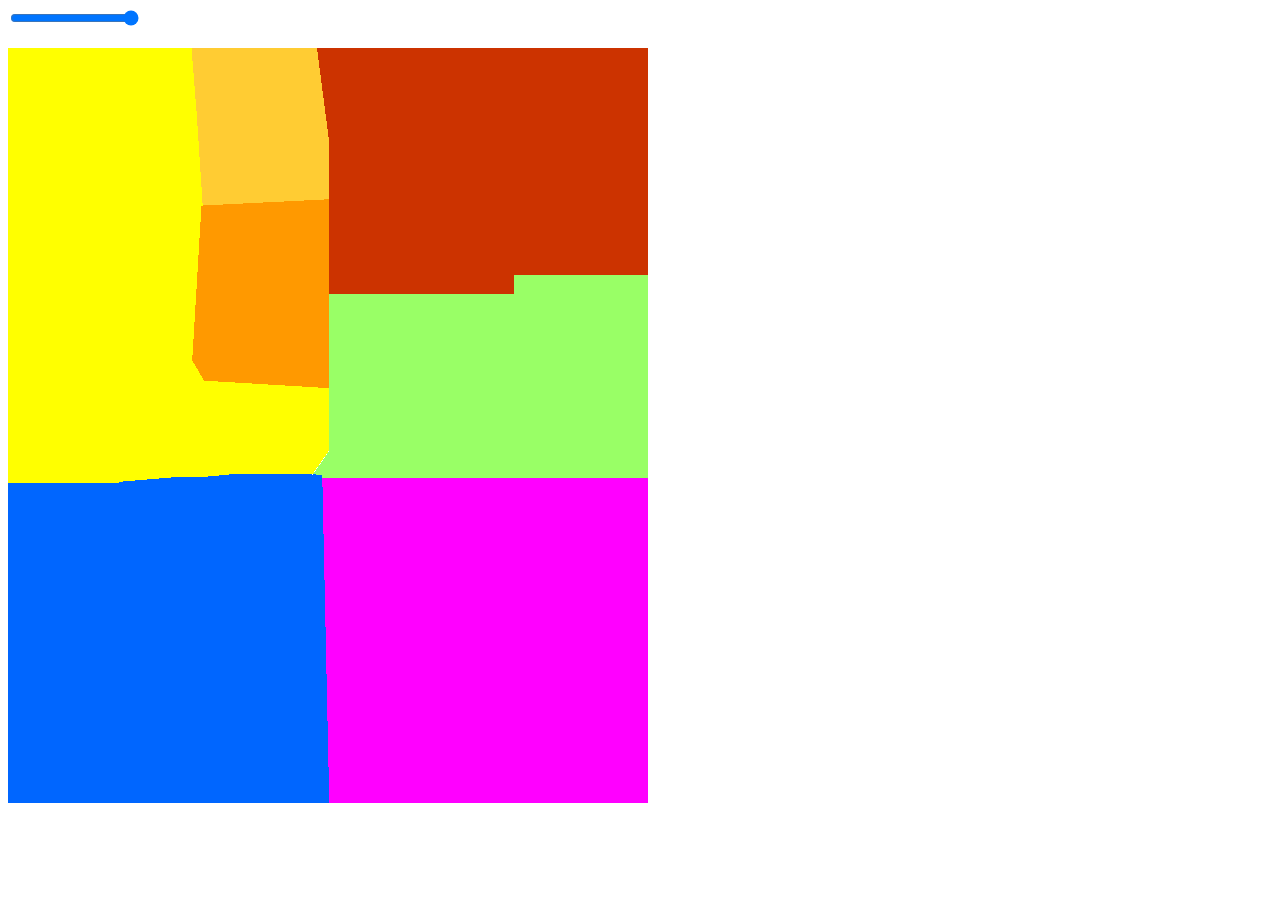
<file: slider/index.html>
<!DOCTYPE html>
<html lang="en">

<head>
    <meta charset="UTF-8">
    <meta http-equiv="X-UA-Compatible" content="IE=edge">
    <meta name="viewport" content="width=device-width, initial-scale=1.0">
    <title>Document</title>
    <link rel="stylesheet" href="css/style.css">


</head>

<body>

    <div id="regions-of-interest">

        <input id="range" type="range" min="0" max="50" value="50"><br><br>
        <div>
            <img class="img1" src="img/bottom.png" />
            <img class="img2" src="img/top.png" />
        </div>
    </div>

    <script src="js/script.js"></script>

</body>

</html>
</file>
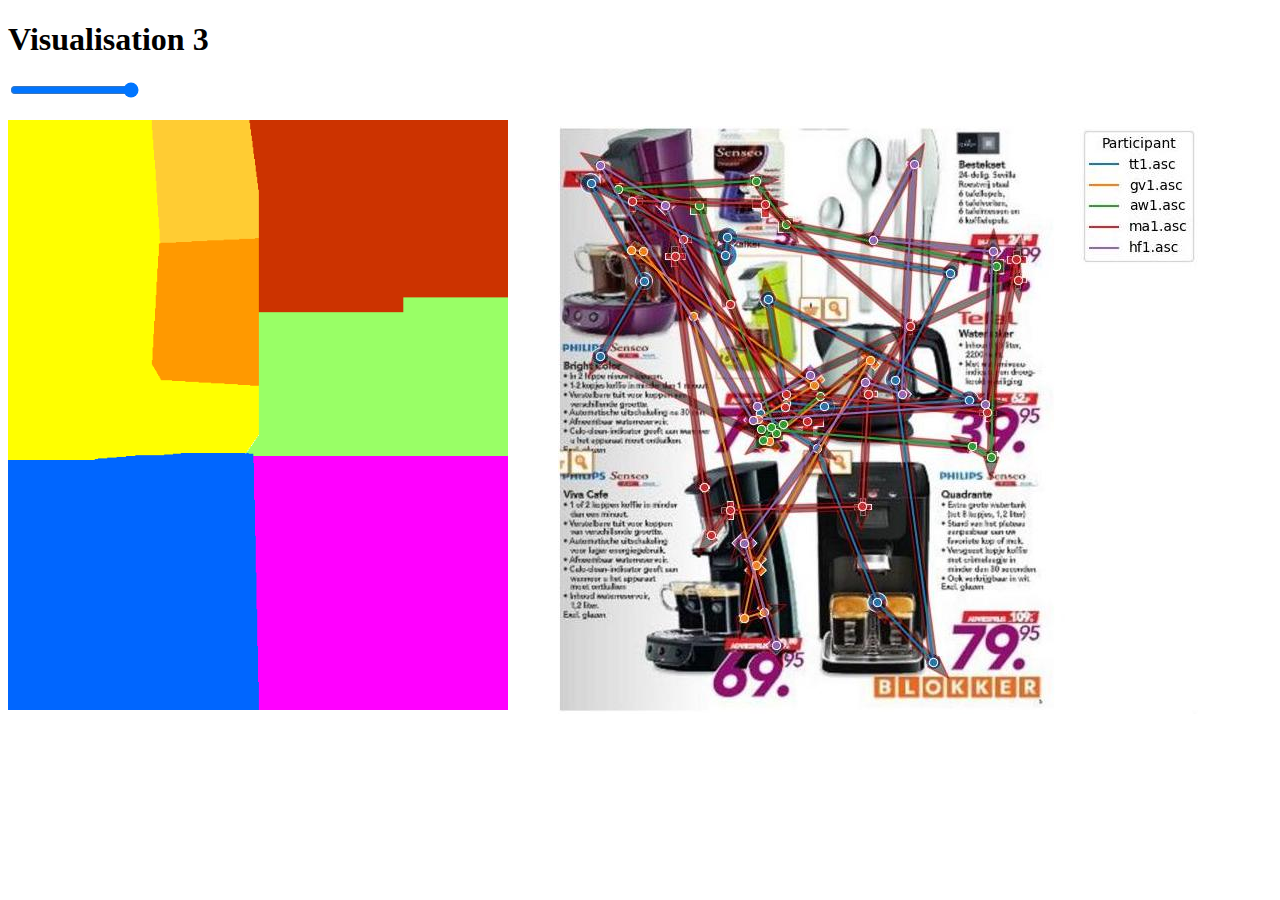
<file: html/blokker_duur/scanpath/blokker_duur-scanpath__All_Participants.html>
<!DOCTYPE html>
<html lang="en">
<head>
    <meta charset="UTF-8">
    <meta http-equiv="X-UA-Compatible" content="IE=edge">
    <meta name="viewport" content="width=device-width, initial-scale=1.0">
    <title>Document</title>
    <link rel="stylesheet" href="css/style.css">
</head>
<body>
    <h1>Visualisation 3</h1>
    <div id="regions-of-interest">

        <input id="range" type="range" min="0" max="50" value="50"><br><br>
        <div>
            <img class="img1" src="bottom.jpg" />
            <img class="img2" src="top.png" />
        </div>
    </div>
  
    <script src="js/script.js"></script>

    <img class="large" src="blokker_duur-scanpath__All_Participants.jpg" alt="">
</body>
</html>
</file>
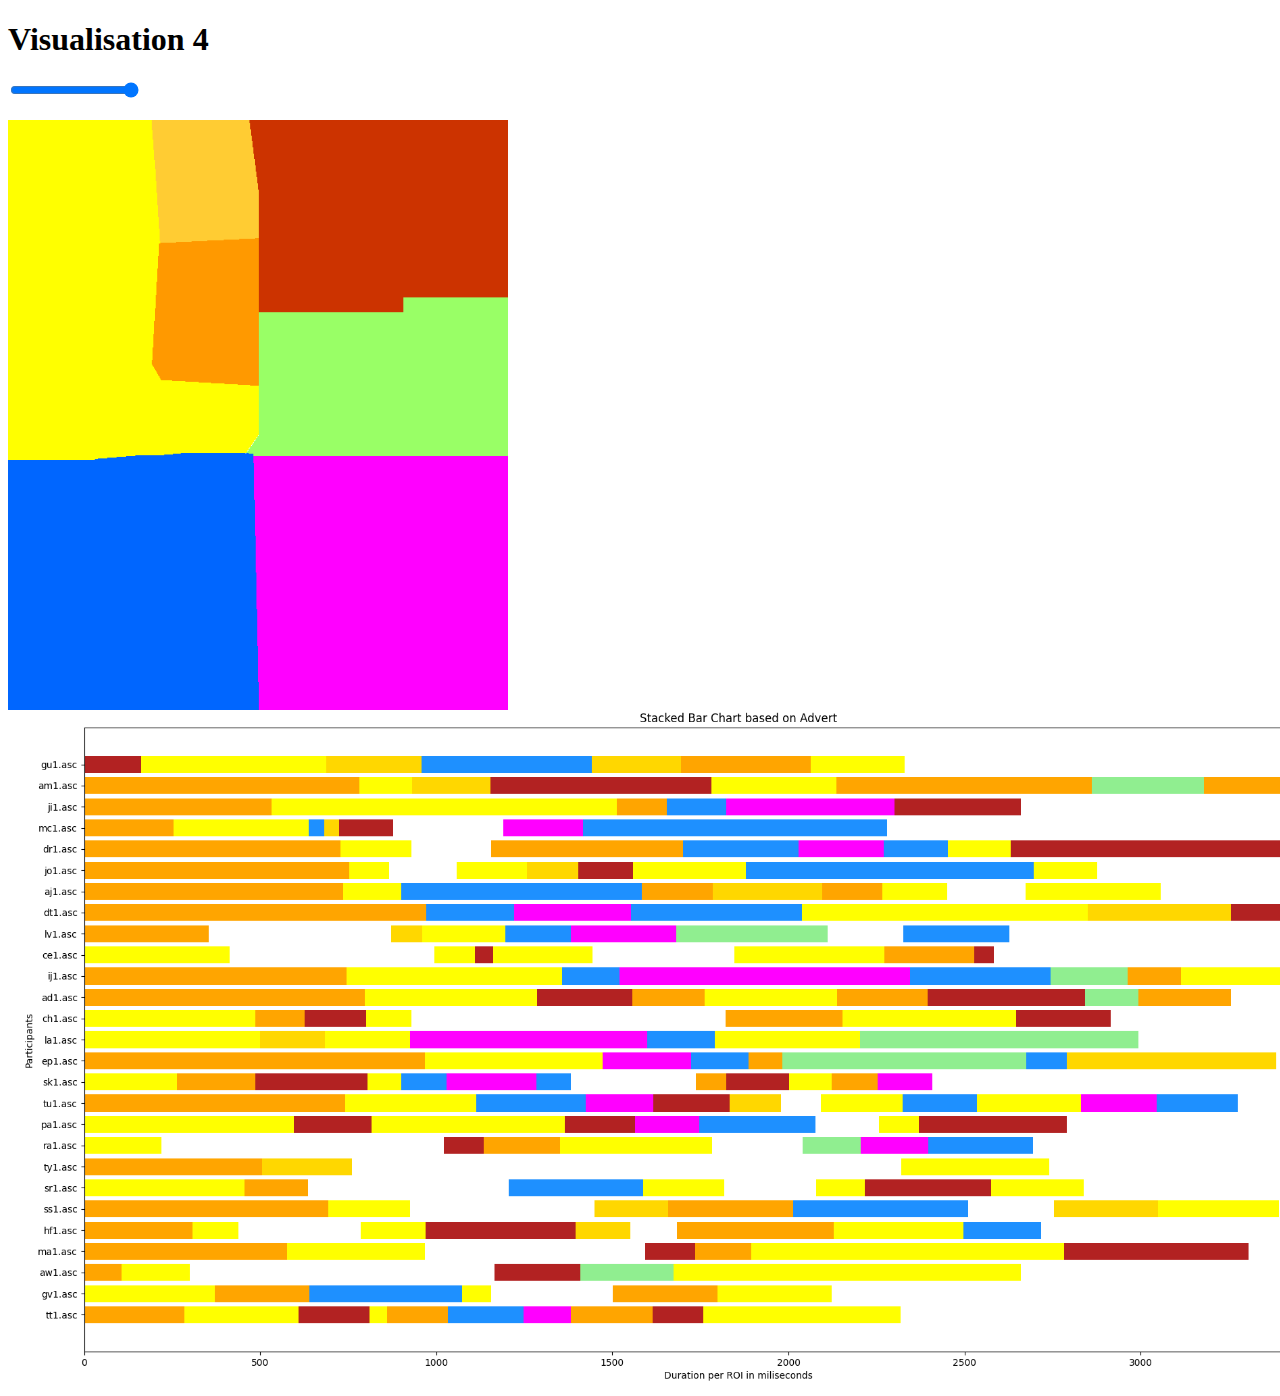
<file: html/blokker_duur/scarfplot/blokker_duur_Advert_plot.html>
<!DOCTYPE html>
<html lang="en">
<head>
    <meta charset="UTF-8">
    <meta http-equiv="X-UA-Compatible" content="IE=edge">
    <meta name="viewport" content="width=device-width, initial-scale=1.0">
    <title>Document</title>
    <link rel="stylesheet" href="css/style.css">
</head>
<body>
    <h1>Visualisation 4</h1>
    <div id="regions-of-interest">

        <input id="range" type="range" min="0" max="50" value="50"><br><br>
        <div>
            <img class="img1" src="bottom.jpg" />
            <img class="img2" src="top.png" />
        </div>
    </div>
  
    <script src="js/script.js"></script>

    <img style="width: 1400px" src="blokker_duur_Advert_plot.png" alt="">
</body>
</html>
</file>
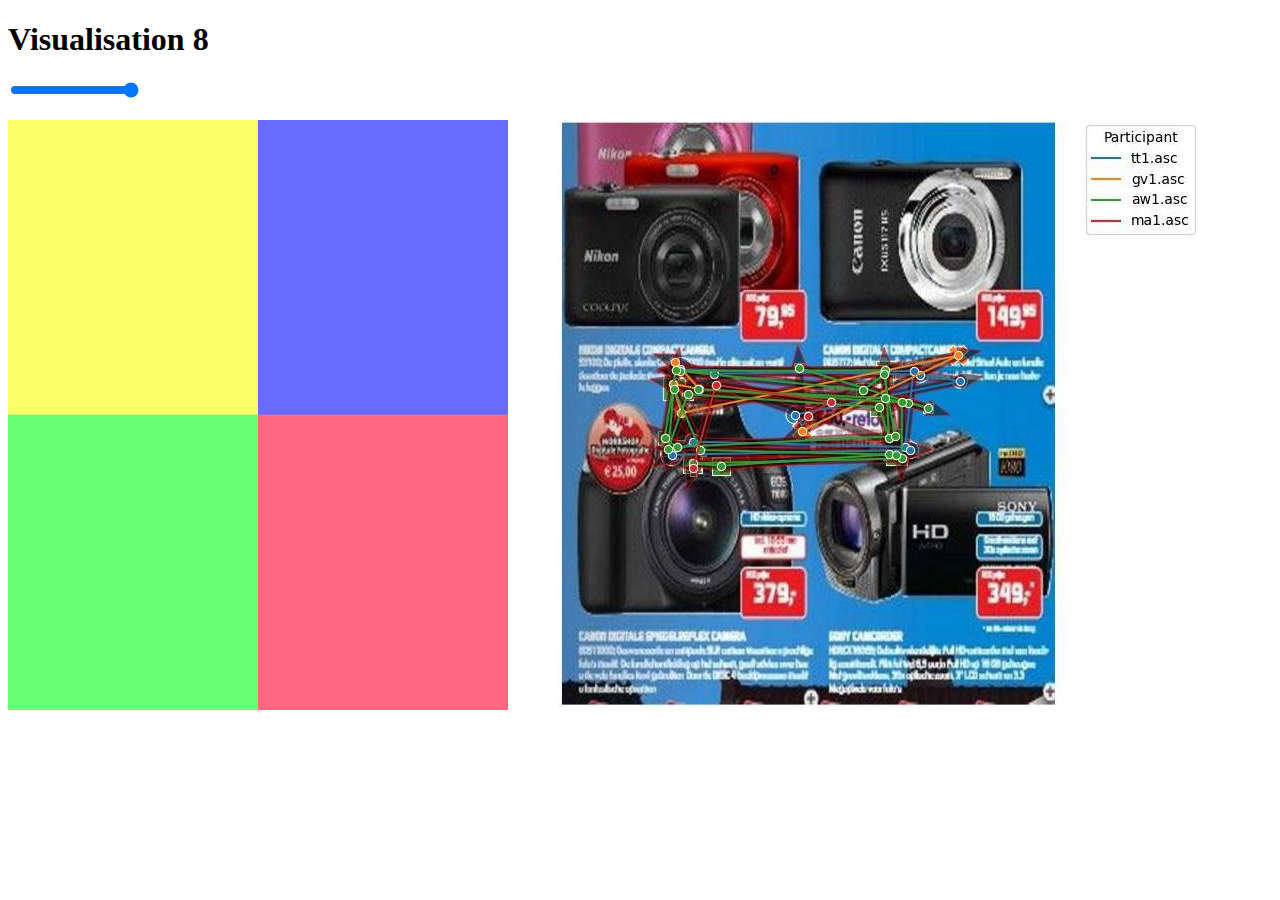
<file: html/camera_duur/scanpath/camera_duur-scanpath__All_Participants.html>
<!DOCTYPE html>
<html lang="en">
<head>
    <meta charset="UTF-8">
    <meta http-equiv="X-UA-Compatible" content="IE=edge">
    <meta name="viewport" content="width=device-width, initial-scale=1.0">
    <title>Document</title>
    <link rel="stylesheet" href="css/style.css">
</head>
<body>
    <h1>Visualisation 8</h1>
    <div id="regions-of-interest">

        <input id="range" type="range" min="0" max="50" value="50"><br><br>
        <div>
            <img class="img1" src="bottom.jpg" />
            <img class="img2" src="top.png" />
        </div>
    </div>
  
    <script src="js/script.js"></script>

    <img style="margin-top: 40px; " src="camera_duur-scanpath__All_Participants.jpg" alt="">
</body>
</html>
</file>
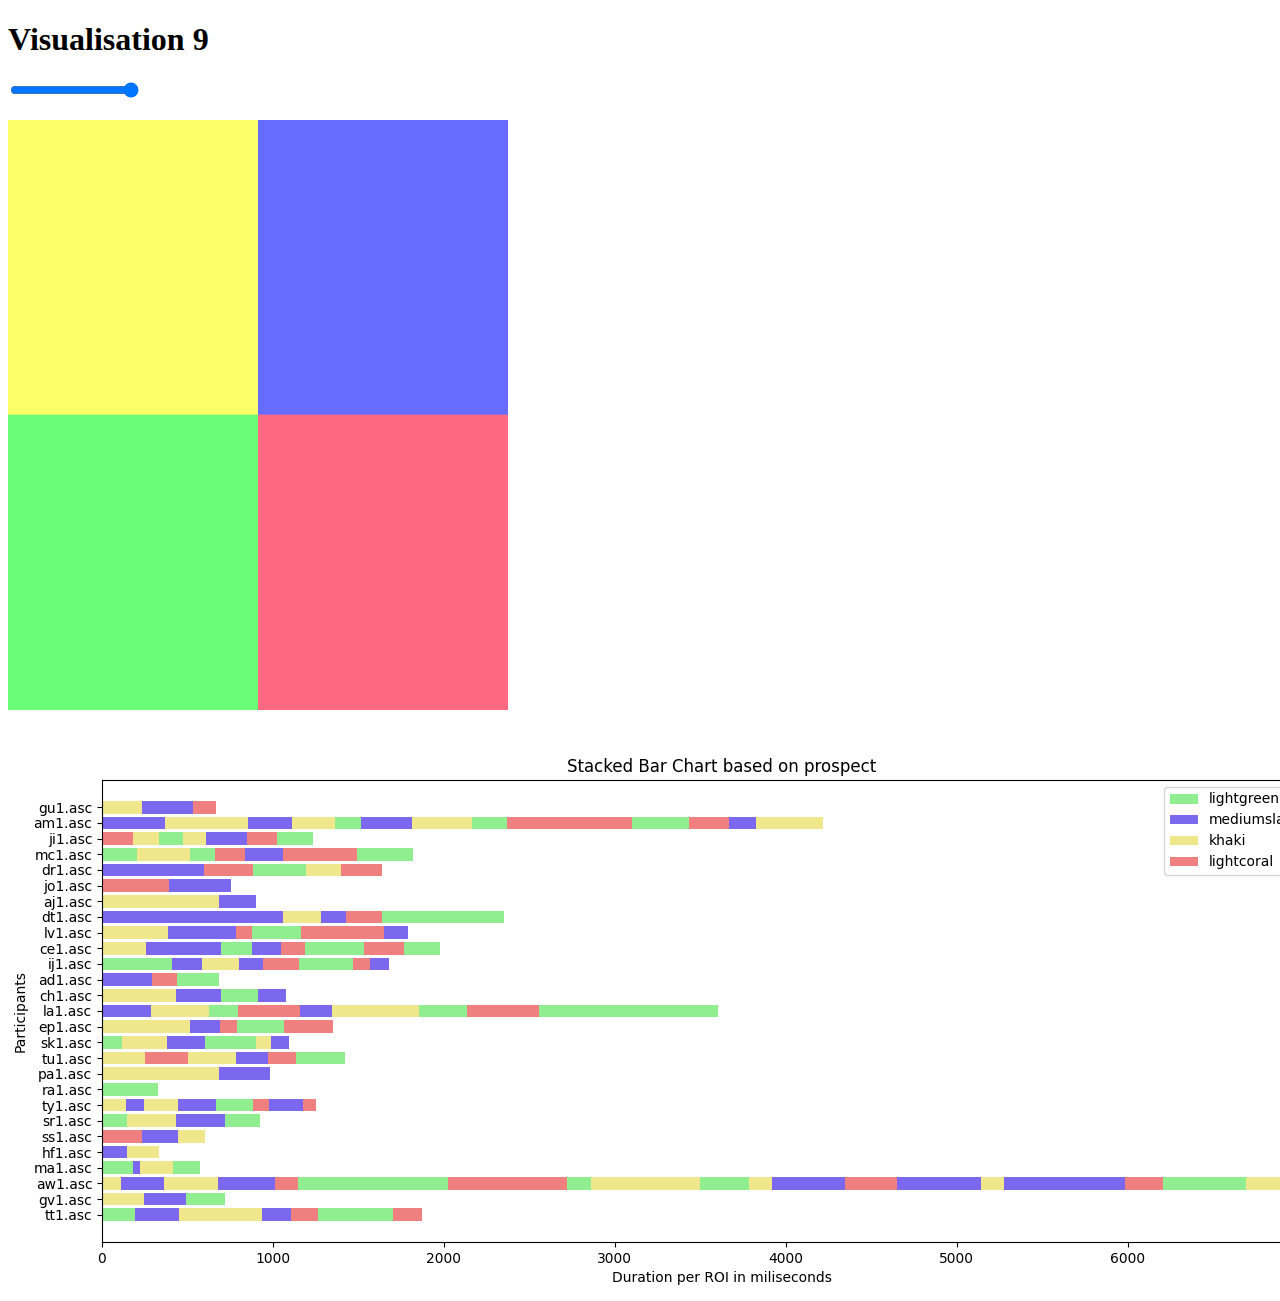
<file: html/camera_duur/scarfplot/camera_duur_prospect_plot.html>
<!DOCTYPE html>
<html lang="en">
<head>
    <meta charset="UTF-8">
    <meta http-equiv="X-UA-Compatible" content="IE=edge">
    <meta name="viewport" content="width=device-width, initial-scale=1.0">
    <title>Document</title>
    <link rel="stylesheet" href="css/style.css">
</head>
<body>
    <h1>Visualisation 9</h1>
    <div id="regions-of-interest">

        <input id="range" type="range" min="0" max="50" value="50"><br><br>
        <div>
            <img class="img1" src="bottom.jpg" />
            <img class="img2" src="top.png" />
        </div>
    </div>
  
    <script src="js/script.js"></script>

    <img style="margin-top: 40px; " src="camera_duur_prospect_plot.png" alt="">
</body>
</html>
</file>
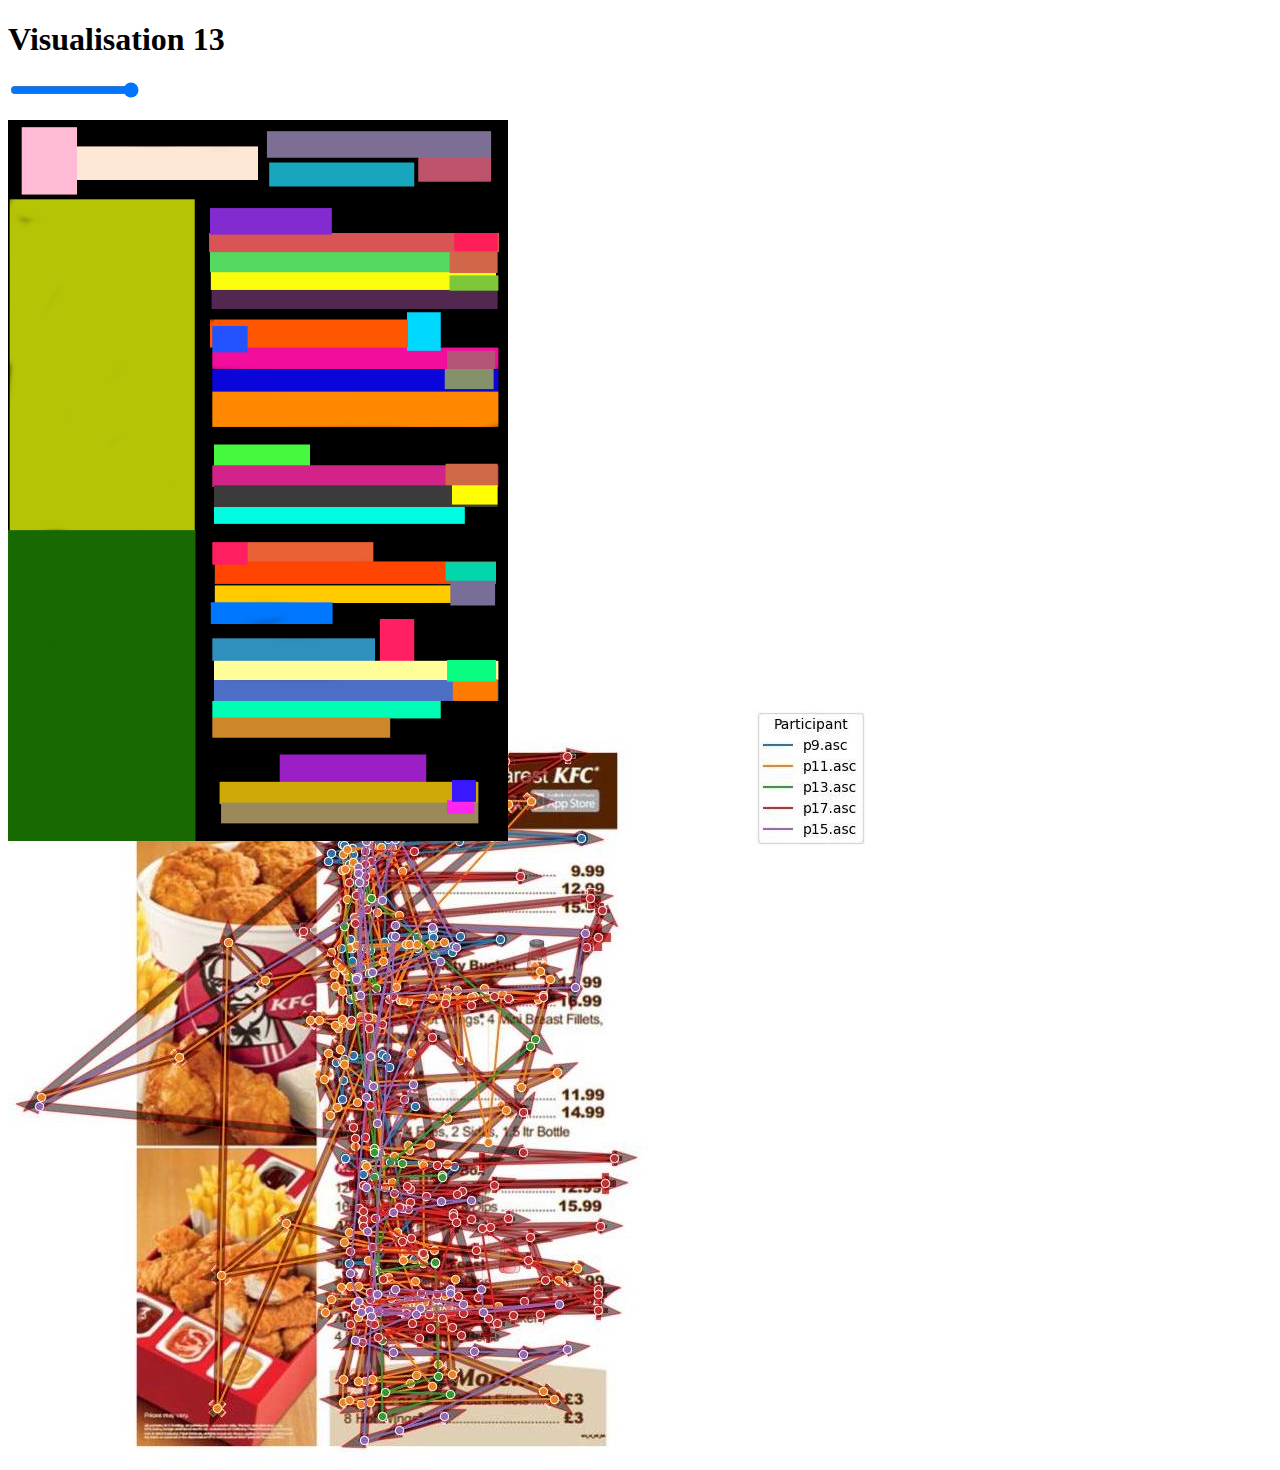
<file: html/menu1/scanpath/menu1-scanpath__All_Participants.html>
<!DOCTYPE html>
<html lang="en">
<head>
    <meta charset="UTF-8">
    <meta http-equiv="X-UA-Compatible" content="IE=edge">
    <meta name="viewport" content="width=device-width, initial-scale=1.0">
    <title>Document</title>
    <link rel="stylesheet" href="css/style.css">
</head>
<body>
    <h1>Visualisation 13</h1>
    <div id="regions-of-interest">

        <input id="range" type="range" min="0" max="50" value="50"><br><br>
        <div>
            <img class="img1" src="bottom.png" />
            <img class="img2" src="top.png" />
        </div>
    </div>
  
    <script src="js/script.js"></script>

    <img src="menu1-scanpath__All_Participants.jpg" alt="">
</body>
</html>
</file>
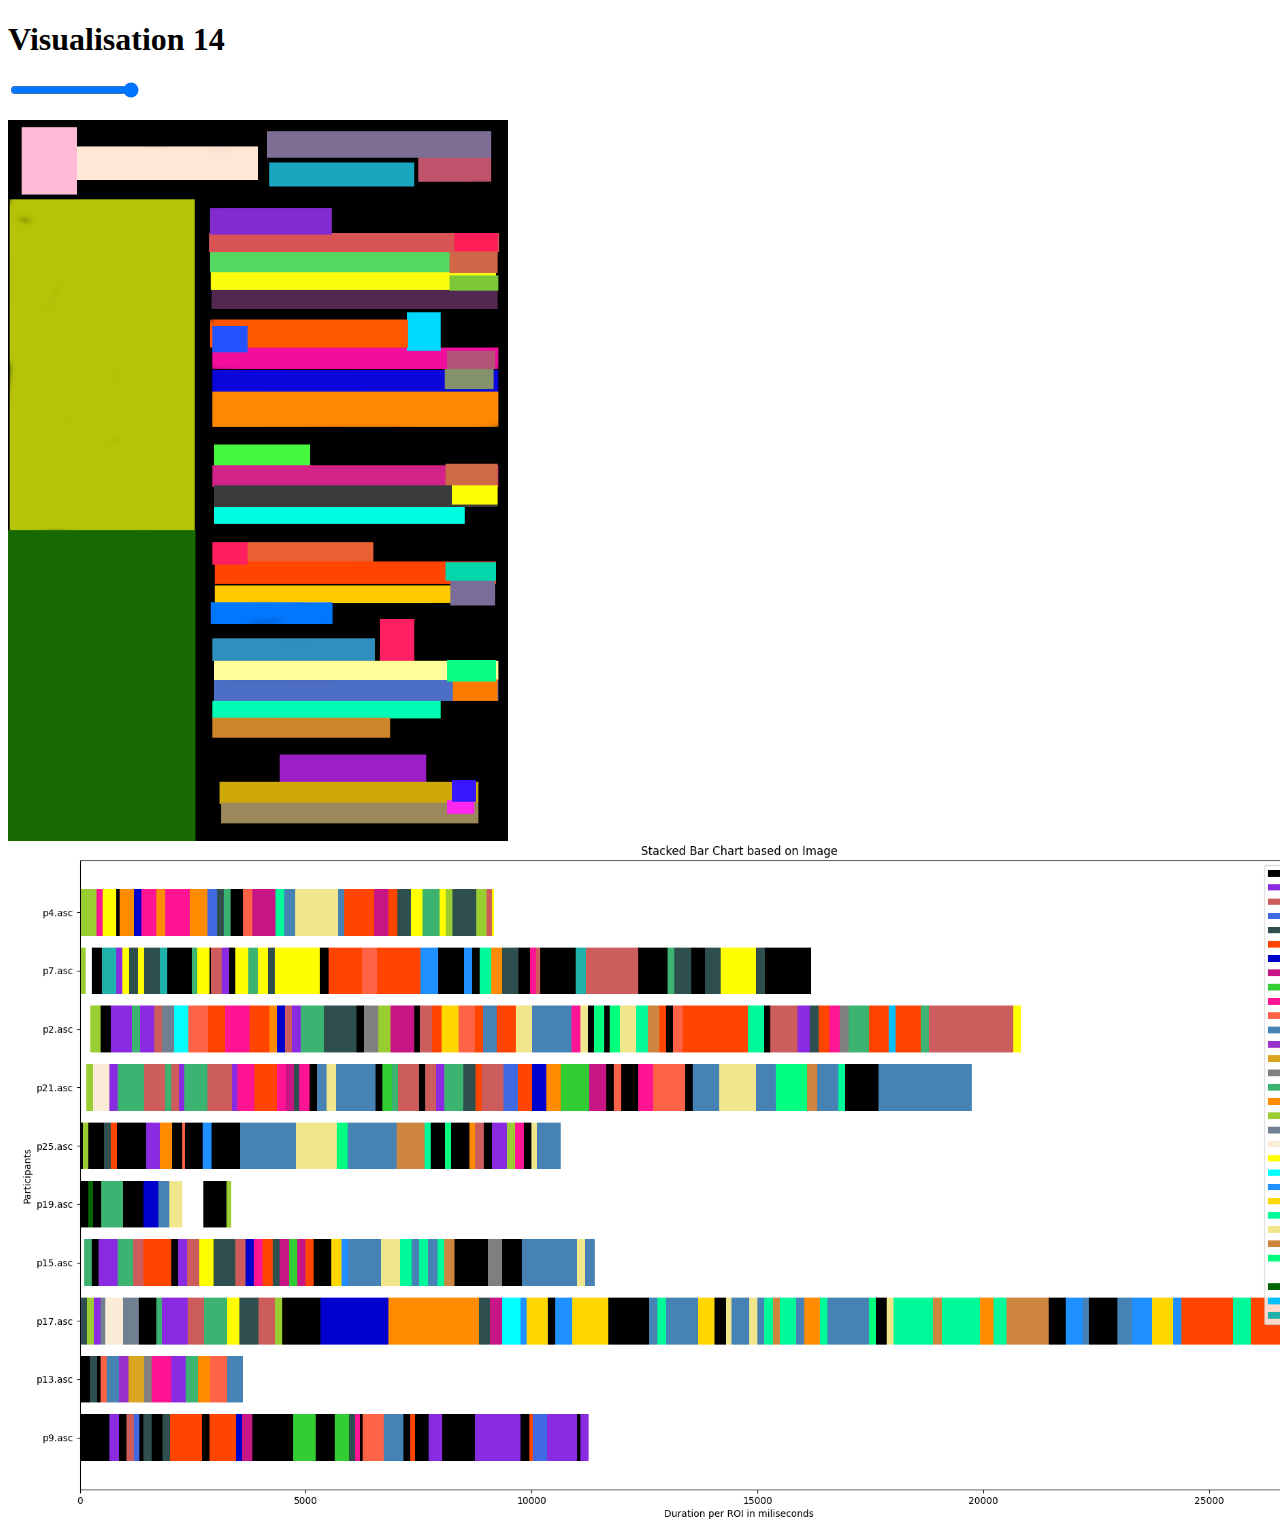
<file: html/menu1/scarfplot/menu1_Image_plot.html>
<!DOCTYPE html>
<html lang="en">
<head>
    <meta charset="UTF-8">
    <meta http-equiv="X-UA-Compatible" content="IE=edge">
    <meta name="viewport" content="width=device-width, initial-scale=1.0">
    <title>Document</title>
    <link rel="stylesheet" href="css/style.css">
</head>
<body>
    <h1>Visualisation 14</h1>
    <div id="regions-of-interest" style="height: 760px;">

        <input id="range" type="range" min="0" max="50" value="50"><br><br>
        <div>
            <img class="img1" src="bottom.png" />
            <img class="img2" src="top.png" />
        </div>
    </div>
  
    <script src="js/script.js"></script>

    <img style="width: 1400px; " src="menu1_Image_plot.png" alt="">
</body>
</html>
</file>
<file: slider/css/style.css>
#regions-of-interest div {
    position: relative;
    width: 640px;
    height: 755px;
    background: silver;
}

#regions-of-interest div img {
    position: absolute;
    top: 0;
    left: 0;
    z-index: 1;
}
</file>
<file: html/blokker_duur/scanpath/css/style.css>
#regions-of-interest { float: left; width: 550px; }

#regions-of-interest div {
    position: relative;
    width: 500px;
    height: 590px;
    background: silver;
}

#regions-of-interest div img {
    position: absolute;
    top: 0;
    left: 0;
    z-index: 1;
    width: 500px;
}

img.large { margin-top: 46px;}

.bk-root { top: 115px; }
.vincent { left: 0 !important; float: left; position: relative !important;}
</file>
<file: html/blokker_duur/scarfplot/css/style.css>
#regions-of-interest { float: left; width: 550px; }

#regions-of-interest div {
    position: relative;
    width: 500px;
    height: 590px;
    background: silver;
}

#regions-of-interest div img {
    position: absolute;
    top: 0;
    left: 0;
    z-index: 1;
    width: 500px;
}

img.large { margin-top: 46px;}

.bk-root { top: 115px; }
.vincent { left: 0 !important; float: left; position: relative !important;}
</file>
<file: html/camera_duur/scanpath/css/style.css>
#regions-of-interest { float: left; width: 550px; }

#regions-of-interest div {
    position: relative;
    width: 500px;
    height: 590px;
    background: silver;
}

#regions-of-interest div img {
    position: absolute;
    top: 0;
    left: 0;
    z-index: 1;
    width: 500px;
}

img.large { margin-top: 46px;}

.bk-root { top: 115px; }
.vincent { left: 0 !important; float: left; position: relative !important;}
</file>
<file: html/camera_duur/scarfplot/css/style.css>
#regions-of-interest { float: left; width: 550px; }

#regions-of-interest div {
    position: relative;
    width: 500px;
    height: 590px;
    background: silver;
}

#regions-of-interest div img {
    position: absolute;
    top: 0;
    left: 0;
    z-index: 1;
    width: 500px;
}

img.large { margin-top: 46px;}

.bk-root { top: 115px; }
.vincent { left: 0 !important; float: left; position: relative !important;}
</file>
<file: html/menu1/scanpath/css/style.css>
#regions-of-interest { float: left; width: 550px; }

#regions-of-interest div {
    position: relative;
    width: 500px;
    height: 590px;
    background: silver;
}

#regions-of-interest div img {
    position: absolute;
    top: 0;
    left: 0;
    z-index: 1;
    width: 500px;
}

img.large { margin-top: 46px;}

.bk-root { top: 115px; }
.vincent { left: 0 !important; float: left; position: relative !important;}
</file>
<file: html/menu1/scarfplot/css/style.css>
#regions-of-interest { float: left; width: 550px; }

#regions-of-interest div {
    position: relative;
    width: 500px;
    height: 590px;
    background: silver;
}

#regions-of-interest div img {
    position: absolute;
    top: 0;
    left: 0;
    z-index: 1;
    width: 500px;
}

img.large { margin-top: 46px;}

.bk-root { top: 115px; }
.vincent { left: 0 !important; float: left; position: relative !important;}
</file>
